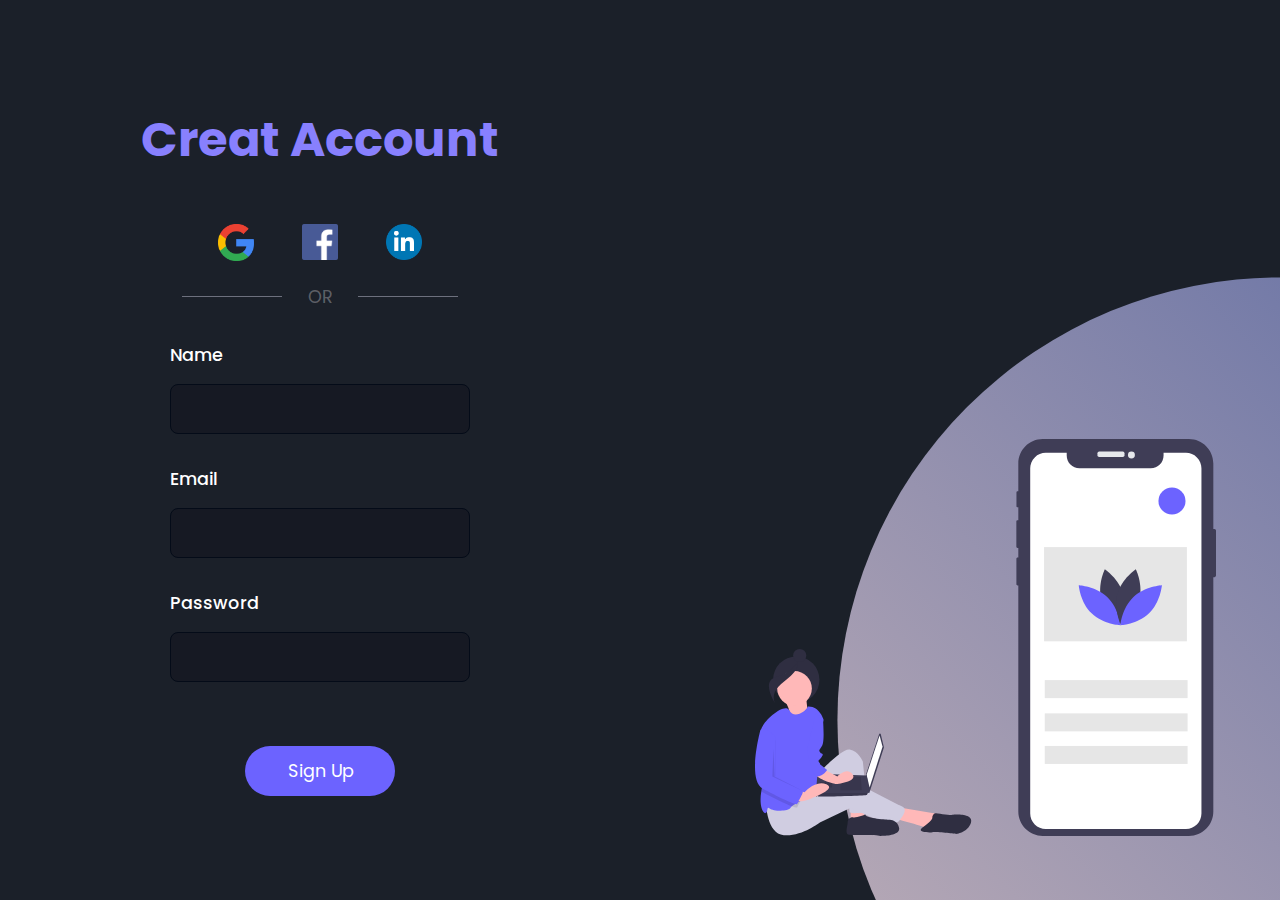
<file: Exercícios/formulario-02/index.html>
<!DOCTYPE html>
<html lang="pt-br">
<head>
    <meta charset="UTF-8">
    <meta http-equiv="X-UA-Compatible" content="IE=edge">
    <meta name="viewport" content="width=device-width, initial-scale=1.0">
    <title>Sing Up Form</title>
    <link rel="stylesheet" href="style.css">
</head>
    <body>
        <main>
            <h1>Creat Account</h1>
                <div class="social-media">
                    <a href="#">
                        <img src="images/google.png" alt="Google">
                    </a>
                    
                    <a href="#">
                        <img src="images/facebook.png" alt="Facebook">
                    </a>

                    <a href="#">
                        <img src="images/linkedin.png" alt="Linkedin">
                    </a>
                </div>

                <div class="alternative">
                    <span>OR</span>
                </div>
                    
                <form action="" class="dados">
                    <label for="name">
                        <span>Name</span>
                        <input type="text" id="name" name="name" required>
                    </label>

                    <label for="email">
                        <span>Email</span>
                        <input type="email" id="email" name="email" required>
                    </label>

                    <label for="password">
                        <span>Password</span>
                        <input type="password" id="password" name="password" required>
                    </label>

                    <input type="submit" id="submit" name="submit" value="Sign Up">

                </form>
        </main>
                <section class="images">
                    <img src="images/mobile.svg" alt="mobile">
                    <div class="circulo"></div>
                </section>
    </body>
</html>
</file>
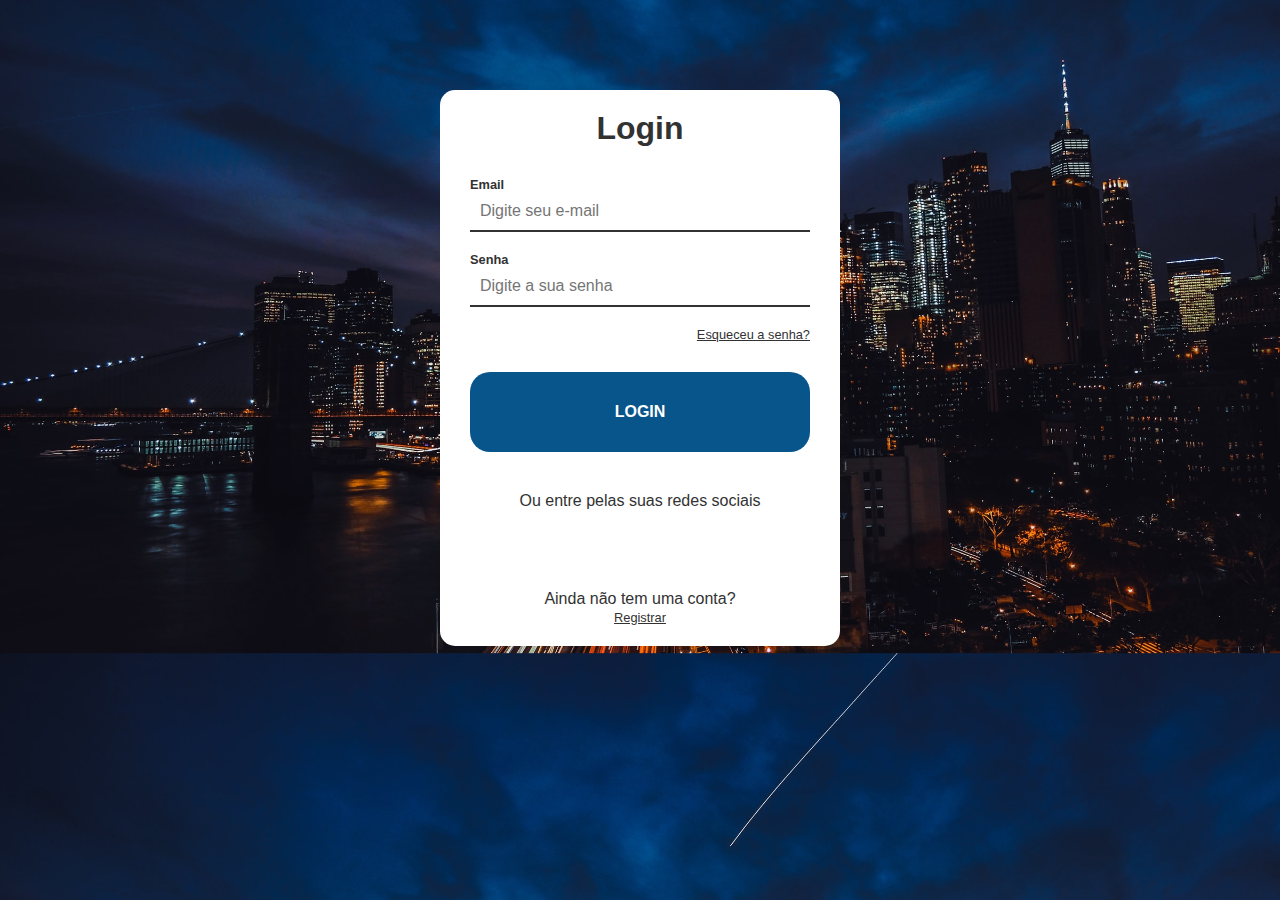
<file: Exercícios/formulario-03/index.html>
<!DOCTYPE html>
<html lang="pt--br">
<head>
    <meta charset="UTF-8">
    <meta http-equiv="X-UA-Compatible" content="IE=edge">
    <meta name="viewport" content="width=device-width, initial-scale=1.0">
    <title>Login</title>
    <link rel="stylesheet" href="https://cdn.es.gov.br/fonts/font-awesome/css/font-awesome.min.css">
    <link rel="stylesheet" href="css/style.css">
</head>
<body>
   
  <div id="login-container">
    <h1>Login</h1>
      <form action="">
        <label for="email">Email</label>
        <input type="email" name="email" id="email" placeholder="Digite seu e-mail" autocomplete="off">
        <label for="password">Senha</label>
        <input type="password" name="passowrd" id="password" placeholder="Digite a sua senha">
        <a href="#" id="forgot-pass">Esqueceu a senha?</a>
        <input type="submit" value="Login">
      </form>
  <div id="social-container">
      <p>Ou entre pelas suas redes sociais</p>
      <i class="fa fa-facebook-f"></i>
      <i class="fa fa-linkedin"></i>
</div>
    <div id="register-container">
        <p>Ainda não tem uma conta?</p>
        <a href="#">Registrar</a>
    </div>
</body>
</html>
</file>
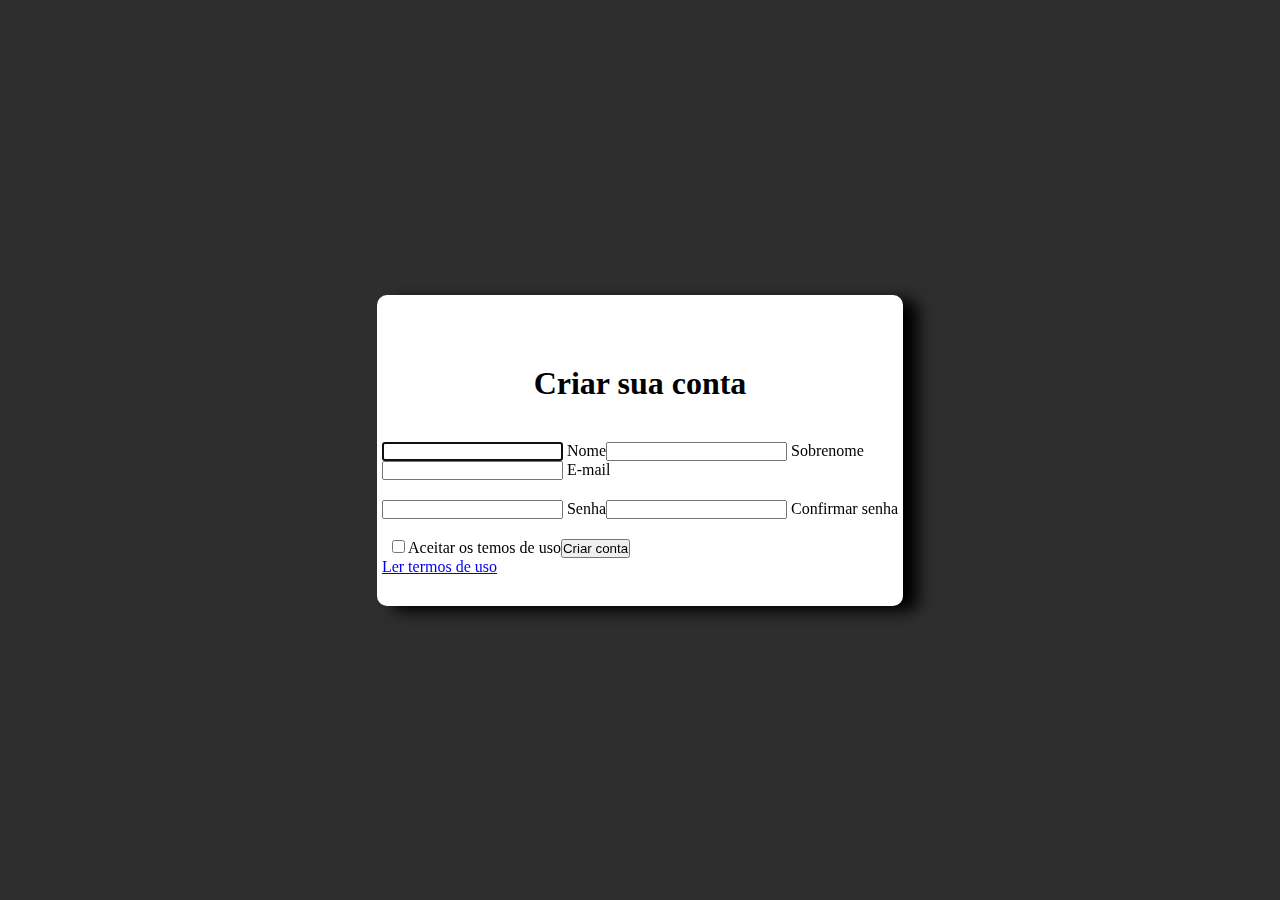
<file: Exercícios/formulario-04/index.html>
<!DOCTYPE html>
<html lang="pt-br">
<head>
    <meta charset="UTF-8">
    <meta http-equiv="X-UA-Compatible" content="IE=edge">
    <meta name="viewport" content="width=device-width, initial-scale=1.0">
    <title>Criar conta</title>
    <link rel="stylesheet" href="css/style.css">
</head>
<body>
    <section>
        <form action="#" method="post">
            <h1><strong>Criar sua conta</strong></h1>
            <fieldset>
                <div class="container">
                    <input type="text" required name="name" autofocus>
                    <label for="name">Nome</label>
                </div>
                <div class="container">
                    <input type="text" required name="sobrenome" autofocus>
                    <label for="sobrenome">Sobrenome</label>
                </div>
            </fieldset>
            <fieldset>
                <div class="container">
                    <input type="email" required name="email">
                    <label for="email">E-mail</label>
                </div>
            </fieldset>
            <fieldset>
                    <div class="container">
                    <input type="password" required name="password">
                    <label for="password">Senha</label>
                    </div>
                    <div class="container">
                        <input type="password" required name="confirm">
                        <label for="confirm"> Confirmar senha</label>
                    </div>
                </fieldset> 
                <fieldset>
                    <div id="check">
                        <input type="checkbox" required name="accept">
                        <label>Aceitar os temos de uso</label>
                    </div>
                    <button>Criar conta</button>
                </fieldset>
                <a href="#">Ler termos de uso</a>
        </form>
    </section>
</body>
</html>
</file>
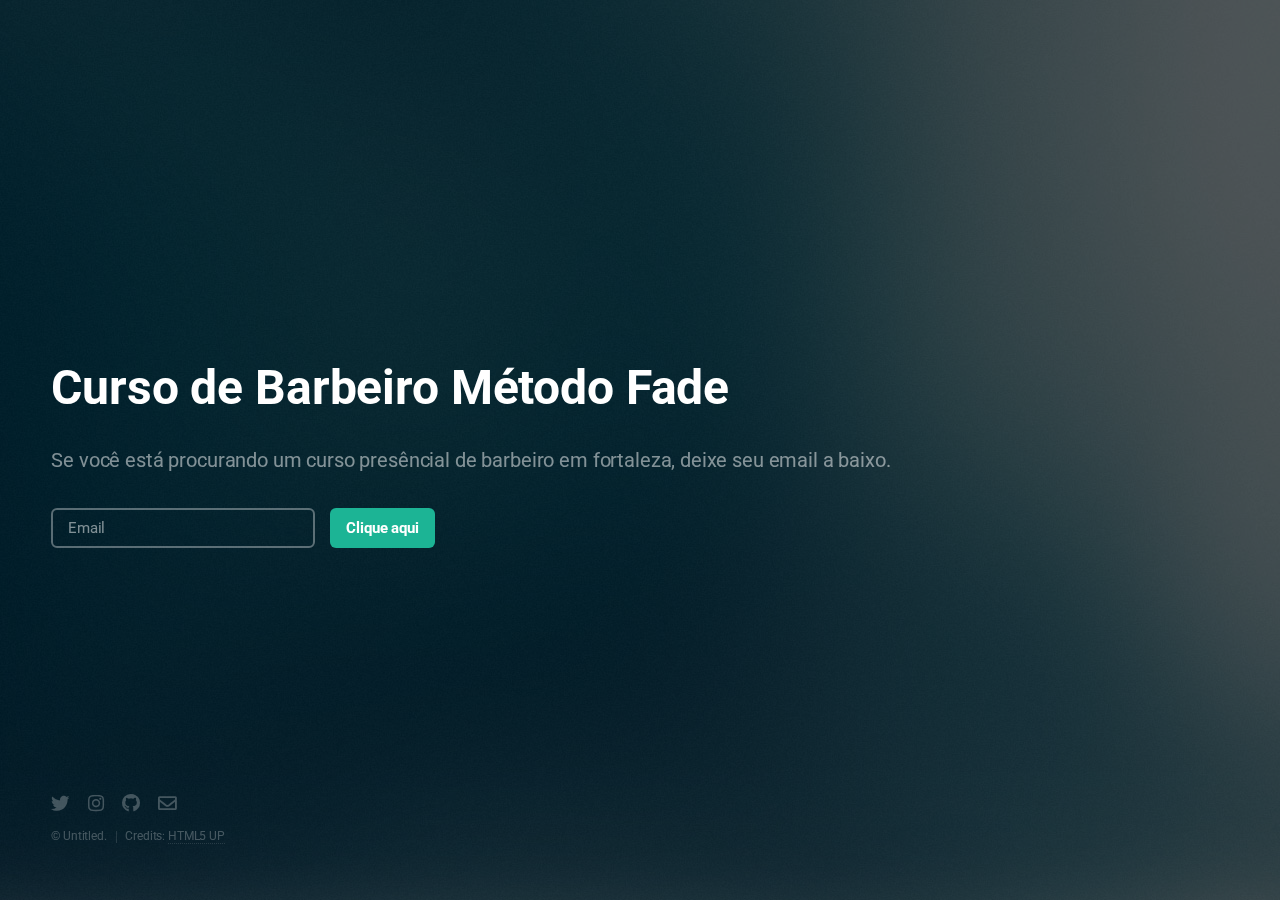
<file: Exercícios/HTML-UP/index.html>
<!DOCTYPE HTML>
<!--
	Eventually by HTML5 UP
	html5up.net | @ajlkn
	Free for personal and commercial use under the CCA 3.0 license (html5up.net/license)
-->
<html>
	<head>
		<title>Exercício</title>
		<meta charset="utf-8" />
		<meta name="viewport" content="width=device-width, initial-scale=1, user-scalable=no" />
		<link rel="stylesheet" href="assets/css/main.css" />
	</head>
	<body class="is-preload">

		<!-- Header -->
			<header id="header">
				<h1>Curso de Barbeiro Método Fade</h1>
				<p>Se você está procurando um curso presêncial de barbeiro em fortaleza, deixe seu email a baixo.</p>
			</header>

		<!-- Signup Form -->
			<form id="signup-form" method="post" action="#">
				<input type="email" name="email" id="email" placeholder="Email" />
				<input type="submit" value="Clique aqui" />
			</form>

		<!-- Footer -->
			<footer id="footer">
				<ul class="icons">
					<li><a href="#" class="icon brands fa-twitter"><span class="label">Twitter</span></a></li>
					<li><a href="#" class="icon brands fa-instagram"><span class="label">Instagram</span></a></li>
					<li><a href="#" class="icon brands fa-github"><span class="label">GitHub</span></a></li>
					<li><a href="#" class="icon fa-envelope"><span class="label">Email</span></a></li>
				</ul>
				<ul class="copyright">
					<li>&copy; Untitled.</li><li>Credits: <a href="http://html5up.net">HTML5 UP</a></li>
				</ul>
			</footer>

		<!-- Scripts -->
			<script src="assets/js/main.js"></script>

	</body>
</html>
</file>
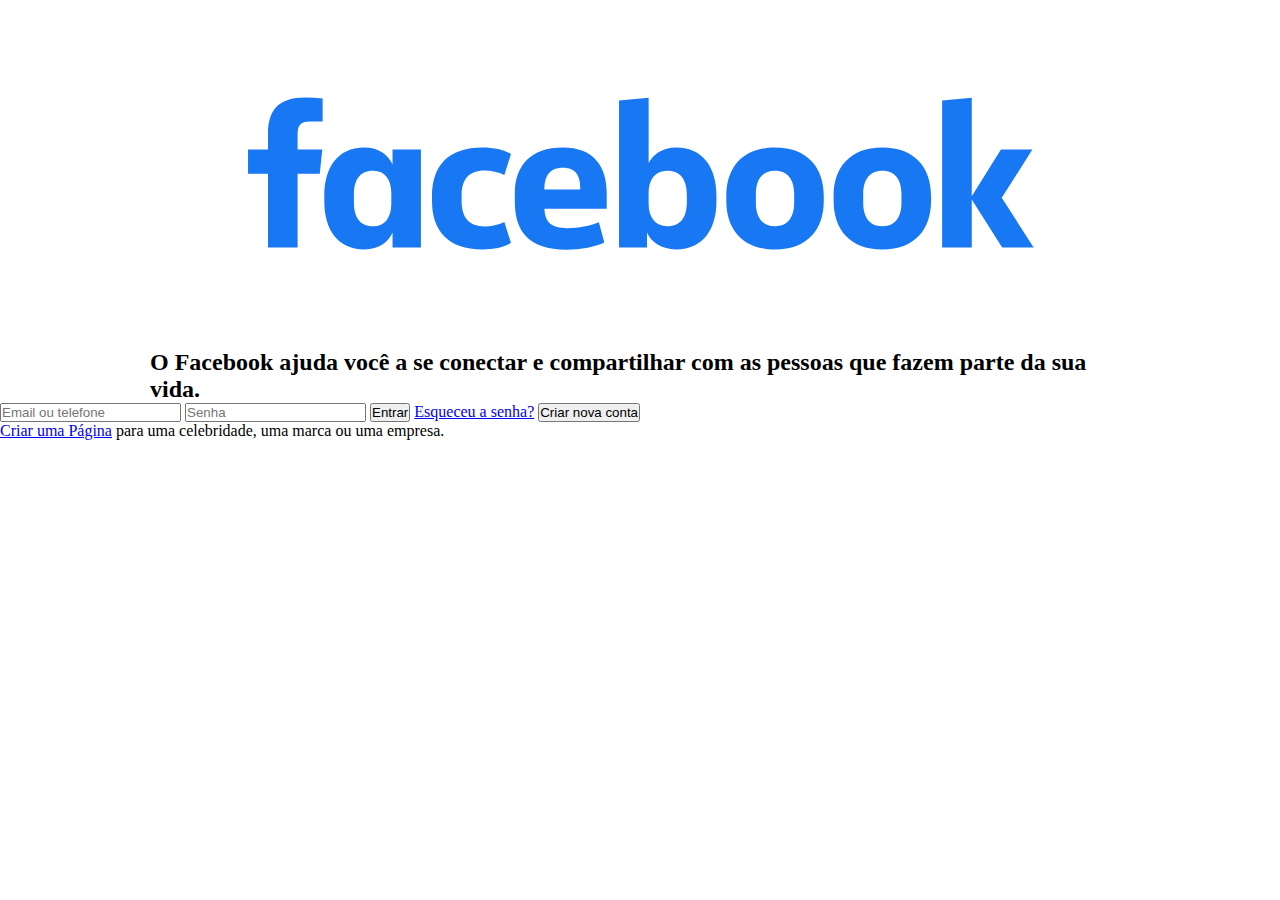
<file: Exercícios/Facebook/facebook.html>
<!DOCTYPE html>
<html lang="pt-br">
<head>
  <meta charset="UTF-8">
  <meta http-equiv="X-UA-Compatible" content="IE=edge">
  <meta name="viewport" content="width=device-width, initial-scale=1.0">
  <link rel="stylesheet" href="style.css">
  <title>Facebook Wesley</title>
</head>
<body>
    <div class="container">
      <div></div>
      <img src="./facebook1.svg" alt="facebook1">
      <h2>O Facebook ajuda você a se conectar e compartilhar com as pessoas que fazem parte da sua vida.</h2>
    </div>
    <form>
      <input type="text" placeholder="Email ou telefone">
      <input type="password" placeholder="Senha">
      <button>Entrar</button>
      <a href="#">Esqueceu a senha?</a>
      <button>Criar nova conta</button>
    </form>
    <p><a href="#">Criar uma Página</a> para uma celebridade, uma marca ou uma empresa.</p>
  </div>
</body>
</html>
</file>
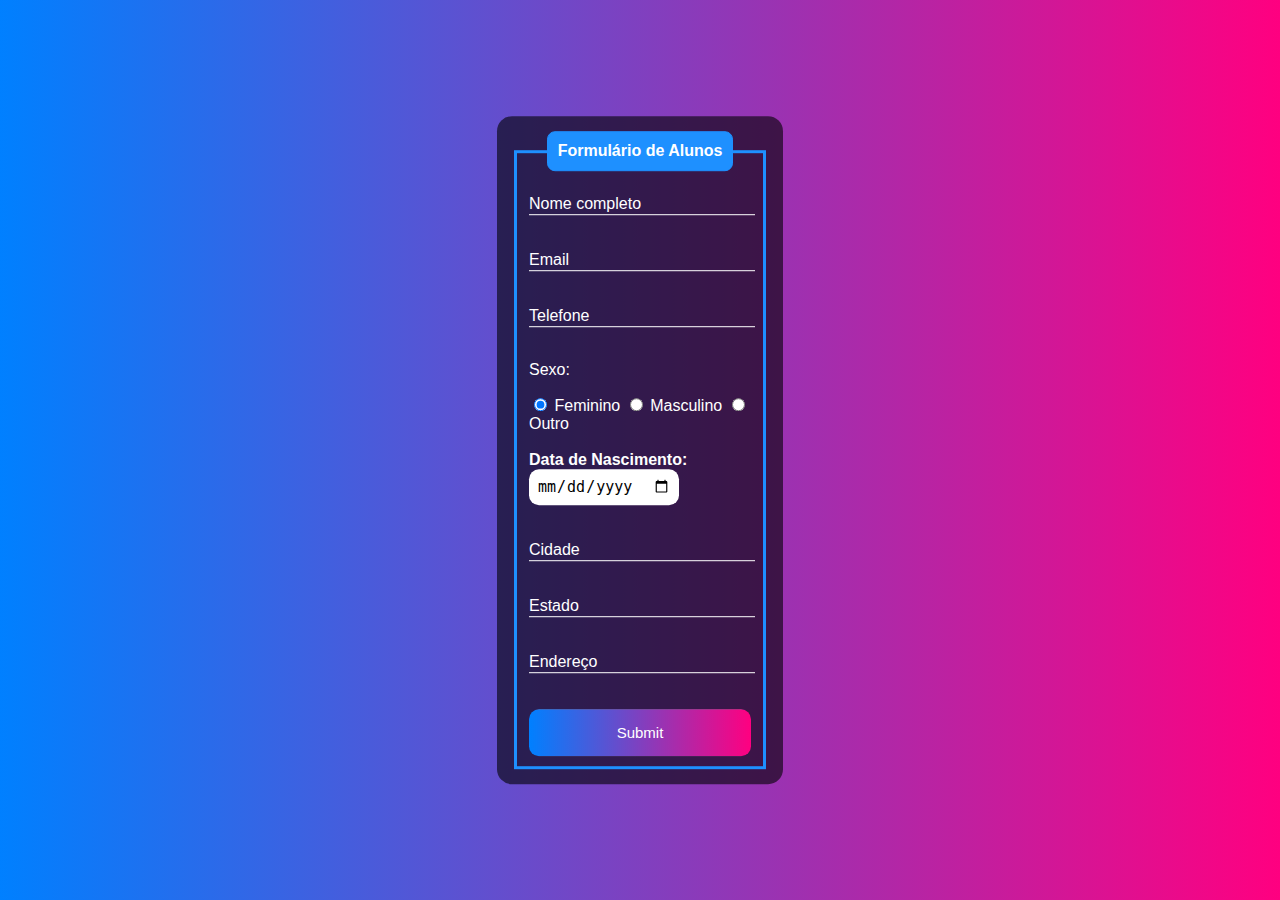
<file: Exercícios/formulario-01-alunos/formulario-alunos.html>
<!DOCTYPE html>
<html lang="en">
<head>
    <meta charset="UTF-8">
    <meta http-equiv="X-UA-Compatible" content="IE=edge">
    <meta name="viewport" content="width=device-width, initial-scale=1.0">
    <title>Formumlario | GN</title>
    <style>
        body{
            font-family: Arial, Helvetica, sans-serif;
            background-image: linear-gradient(to right, #0080ff, #ff0080);
        }
        .box{
            color: white;
            position: absolute;
            top: 50%;
            left: 50%;
            transform: translate(-50%, -50%);
            background-color: rgba(0, 0, 0, 0.6);
            padding: 15px;
            border-radius: 15px;
            width: 20%;
        }
        fieldset{
         border: 3px solid dodgerblue;
        }
        legend{
            border: 1px solid dodgerblue;
            padding: 10px;
            text-align: center;
            background-color: dodgerblue;
            border-radius: 8px;
        }
        .inputBox{
            position: relative;
        }
        .inputUser{
            background: none;
        border: none;
        border-bottom: 1px solid white;
        outline: none;
        color: white;
        font-size: 15px;
        width: 100%;
        letter-spacing: 2px;
        }
        .labelInput{
            position: absolute;
            top: 0px;
            left: 0px;
            pointer-events: none;
            transition: .5s;
        }
        .inputUser:focus ~ .labelInput,
        .inputUser:valid ~ .labelInput
        {
            top: -20px;
            font-size: 12px;
            color: dodgerblue;
        }
        .inputData{
            border: none;
            padding: 8px;
            border-radius: 10px;
            outline: none;
            font-size: 15px;
        }
        .inputSubmit{
            background-image: linear-gradient(to right, #0080ff, #ff0080);
            width: 100%;
            border: none;
            padding: 15px;
            color: white;
            font-size: 15px;
            cursor: pointer;
            border-radius: 10px;
        }
        .inputSubmit:hover{
            background-image: linear-gradient(to right, #ff0080, #0080ff );
        }
    </style>
</head>
<body>
    <div class="box">
        <form action="">
            <fieldset>
                <legend><b>Formulário de Alunos</b></legend>
                <br>
                <div class="inputBox">
                    <input type="text" name="nome" id="nome" class="inputUser" required>
                    <label for="nome" class="labelInput">Nome completo</label>
                </div>
                <br><br>
                <div class="inputBox">
                    <input type="email, text" name="email" id="email" class="inputUser" required>
                    <label for="nome" class="labelInput">Email</label>
                </div>
                <br><br>
                <div class="inputBox">
                    <input type="tel" name="telefone" id="telefone" class="inputUser" required>
                    <label for="telefone" class="labelInput">Telefone</label>
                </div>
                <br>
                    <p>Sexo:</p>
                    <input type="radio" id="feminino" name="genero" value="feminino" required checked>
                    <label for="feminino">Feminino</label>
                    <input type="radio" id="masculino" name="genero" value="masculino" required>
                    <label for="masculino">Masculino</label>
                    <input type="radio" id="outro" name="genero" value="outro" required>
                    <label for="outro">Outro</label>
                <br><br>
                <div>
                    <label for="data_nascimento"><b>Data de Nascimento:</b></label>
                    <input type="date" name="data_nascimento" id="data_nascimento" class="inputData" required>
                </div>
                <br><br>
                <div class="inputBox">
                    <input type="text" name="cidade" id="cidade" class="inputUser" required>
                    <label for="cidade" class="labelInput">Cidade</label>
                </div>
                <br><br>
                <div class="inputBox">
                    <input type="text" name="estado" id="estado" class="inputUser" required>
                    <label for="estado" class="labelInput">Estado</label>
                </div>
                <br><br>
                <div class="inputBox">
                    <input type="text" name="endereco" id="endereco" class="inputUser" required>
                    <label for="endereco" class="labelInput">Endereço</label>
                </div>
                <br><br>
                <input type="submit" name="submite" id="submit" class="inputSubmit">
            </fieldset>

        </form>
    </div>
</body>
</html>
</file>
<file: Exercícios/formulario-02/style.css>
@import url('https://fonts.googleapis.com/css2?family=Poppins:wght@100;200;300;400;500;600;700;800;900&display=swap');

* {
    margin: 0;
    padding: 0;
    border: 0;
    box-sizing: border-box;
    font-family: "Poppins";

}

body{
    background: #1b2029;
    color: white;
    font-weight: 500;
    display: flex;
    min-height: 100vh;
    min-width: 100vw;

}

main {
    width: 50vw;
    display: flex;
    flex-direction: column;
    align-items: center;
    justify-content: center;
    padding: 2rem 4rem;

}

main h1 {
    color: #8880FE;
    font-size: 3rem;
    margin-bottom: 3rem;
}

main .social-media img{
    margin-left: 3rem;
    width: 36px;
}

main .social-media a{
    text-decoration: none; 
}

main .social-media {
display: flex;
align-content: center;
}

main .social-media a:nth-child(1) img {
    margin-left: 0ch;
}

main .alternative {
    margin-top: 1rem;
}

main .alternative {
    font-size: 1.1rem;
    font-weight: 400;
    color: rgba(255, 255, 255, 0.3);
    position: relative;

}

main .alternative span::before, main .alternative span::after {
    position: absolute;
    content: '';
    height: 1px;
    width: 100px;
    bottom: 50%;
    right: 50px;
    background:  rgba(204, 204, 223, 0.466);

}
main .alternative span::after {
    left: 50px;
}

main form {
    display: flex;
    flex-direction: column;
    align-items: center;

}

main form label {
    display: flex;
    flex-direction: column;

}
main form label span {
    font-size: 1.1rem;
    margin-top: 2rem;
}

main form input {
    background: #161923;
    width: 300px;
    height: 50px;
    padding: 0 0.5rem;
    margin-top: 1rem;
    outline: none;
    color: rgba(166, 166, 166);
    font-size: 1rem;
    border: 1px solid #040b18;
    border-radius: 8px;
}

main form input[type="submit"] {
    cursor: pointer;
    width: 50%;
    margin-top: 4rem;
    border: none;
    border-radius: 32px;
    background: #6c63ff;
    color: white;
    font-size: 1.1rem;
    transition: all .3s ease-in-out;
}
main form input[type="submit"]:hover {
    background: #5952d4;
}

section.images {
    width: 50vw;
    display: flex;
    align-items: flex-end;
    justify-content: flex-end;
    padding: 4rem;
}

section.images img {
    width: 90%;
}

section.images .circulo{
    position: absolute;
    height: 100%;
    width: 100%;
    top: 0;
    left: 0;
    background: linear-gradient(45deg, #E8CBC0, #636FA4);
    clip-path: circle(40% at right 80%);
    z-index: -1;
}
</file>
<file: Exercícios/formulario-03/css/style.css>
/* geral */

* {
    margin: 0;
    padding: 0;
    box-sizing: border-box;
    font-family: Arial, Helvetica, sans-serif;
    color: #323232;
    border: none;
}

body {
    background-image: url("../img/background.jpg");
    background-size: cover;
    background-position-y: -200px;   
}

textarea:focus, input:focus {
    outline: none;
}

a, label {
    font-size: .8rem; /* 16* .8 = x */
}

a:hover {
    color: #08558b;
}

/* container login */

#login-container {
    background-color: #fff;
    width: 400px;
    margin-left: auto;
    margin-right: auto;
    padding: 20px 30px;
    margin-top: 10vh;
    border-radius: 15px;
    text-align: center;
}

/* formiulário */

form {
    margin-top: 30px;
    margin-bottom: 40px;
}

label, input {
    display: block;
    width: 100%;
    text-align: left;
}

label{
    font-weight: bold;
}

input{
    border-bottom: 2px solid #323232;
    padding: 10px;
    font-size: 1rem;
    margin-bottom: 20px;
}

input:focus {
    border-bottom: 2px solid #05088b;
}

#forgot-pass {
    text-align: right;
    display: block;
}

input[type=submit] {
    text-align: center;
    text-transform: uppercase;
    font-weight: bold;
    border: none;
    height: 80px;
    border-radius: 20px;
    margin-top: 30px;
    color: #fff;
    background-color: #08558b;
    cursor: pointer;
}
input[type=submit]:hover {
    background-color: #1b223c;
    transition: .5s;
}

/* redes socias */

#social-container, #social-container p {
    margin-bottom: 20px;
}

#social-container i {
    height: 40px;
    width: 40px;
    border-radius: 50%;
    line-height: 40px;
    color: white;
    margin: 5px;
    cursor: pointer;

}

.fa-facebook-f {
    background-color: #3b5998;
}
.fa-linkedin {
    background-color: #0077b5;
}

/* container registrar */

#gestir-container p {
    margin-bottom: 10px;
}
</file>
<file: Exercícios/formulario-04/css/style.css>
* {
    margin: 0;
    padding: 0%;
    box-sizing: border-box;
  
}

body {
    display: flex;
    align-items: center;
    justify-content: center;
    min-height: 100vh;
    background: #2e2e2e;
}

section {
    background: #fff;
    padding: 30px 5px;
    border-radius: 10px;
    box-shadow: 15px 5px 15px;
    max-width: 70vw;
}
section h1 {
    padding: 40px 10px;
    text-align: center;
}

fieldset {
    border: none;
}

fieldset:nth-child(2) {
    display: flex;
}

fieldset:nth-child(4) {
    display: flex;
    padding-top: 20px;
}

fieldset:nth-child(5) {
    display: flex;
    width: 100%;
    margin-top: 20px;
    padding: 0 10px;
}
</file>
<file: Exercícios/Facebook/style.css>
* {
    margin: 0;
    padding: 0%;
    box-sizing: border-box;
}
 
body {
    margin: 0;
    padding: 0;
}
.container {
    max-width: 980px;
    margin: 0 auto;
}
</file>
<file: Exercícios/HTML-UP/assets/css/main.css>
@import url(fontawesome-all.min.css);
@import url("https://fonts.googleapis.com/css?family=Roboto:400,700");
/*
	Eventually by HTML5 UP
	html5up.net | @ajlkn
	Free for personal and commercial use under the CCA 3.0 license (html5up.net/license)
*/
html, body, div, span, applet, object,
iframe, h1, h2, h3, h4, h5, h6, p, blockquote,
pre, a, abbr, acronym, address, big, cite,
code, del, dfn, em, img, ins, kbd, q, s, samp,
small, strike, strong, sub, sup, tt, var, b,
u, i, center, dl, dt, dd, ol, ul, li, fieldset,
form, label, legend, table, caption, tbody,
tfoot, thead, tr, th, td, article, aside,
canvas, details, embed, figure, figcaption,
footer, header, hgroup, menu, nav, output, ruby,
section, summary, time, mark, audio, video {
  margin: 0;
  padding: 0;
  border: 0;
  font-size: 100%;
  font: inherit;
  vertical-align: baseline; }

article, aside, details, figcaption, figure,
footer, header, hgroup, menu, nav, section {
  display: block; }

body {
  line-height: 1; }

ol, ul {
  list-style: none; }

blockquote, q {
  quotes: none; }
  blockquote:before, blockquote:after, q:before, q:after {
    content: '';
    content: none; }

table {
  border-collapse: collapse;
  border-spacing: 0; }

body {
  -webkit-text-size-adjust: none; }

mark {
  background-color: transparent;
  color: inherit; }

input::-moz-focus-inner {
  border: 0;
  padding: 0; }

input, select, textarea {
  -moz-appearance: none;
  -webkit-appearance: none;
  -ms-appearance: none;
  appearance: none; }

/* Basic */
@-ms-viewport {
  width: device-width; }

body {
  -ms-overflow-style: scrollbar; }

@media screen and (max-width: 480px) {
  html, body {
    min-width: 320px; } }

html {
  box-sizing: border-box; }

*, *:before, *:after {
  box-sizing: inherit; }

html, body {
  height: 100%;
  overflow-x: hidden;
  width: 100%; }
  @media screen and (max-height: 640px) {
    html, body {
      height: auto;
      min-height: 100%; } }

body {
  display: -moz-flex;
  display: -webkit-flex;
  display: -ms-flex;
  display: flex;
  -moz-flex-direction: column;
  -webkit-flex-direction: column;
  -ms-flex-direction: column;
  flex-direction: column;
  -moz-justify-content: center;
  -webkit-justify-content: center;
  -ms-justify-content: center;
  justify-content: center;
  background-color: #000;
  padding: 6em 4em 4em 4em; }
  body.is-preload *, body.is-preload *:before, body.is-preload *:after {
    -moz-animation: none !important;
    -webkit-animation: none !important;
    -ms-animation: none !important;
    animation: none !important;
    -moz-transition: none !important;
    -webkit-transition: none !important;
    -ms-transition: none !important;
    transition: none !important; }
  body > * {
    position: relative;
    z-index: 2; }
  @media screen and (max-width: 1680px) {
    body {
      padding: 6em 3.5em 3.5em 3.5em; } }
  @media screen and (max-width: 736px) {
    body {
      padding: 5em 2em 2em 2em; } }
  @media screen and (max-width: 360px) {
    body {
      padding: 5em 1.25em 1.25em 1.25em; } }

/* BG */
#bg {
  -moz-transition: opacity 2s ease-in-out;
  -webkit-transition: opacity 2s ease-in-out;
  -ms-transition: opacity 2s ease-in-out;
  transition: opacity 2s ease-in-out;
  height: 100%;
  left: 0;
  opacity: 0.375;
  position: fixed;
  top: 0;
  width: 100%;
  z-index: 1; }
  #bg div {
    -moz-transition: opacity 3s ease;
    -webkit-transition: opacity 3s ease;
    -ms-transition: opacity 3s ease;
    transition: opacity 3s ease;
    background-size: cover;
    height: 100%;
    left: 0;
    opacity: 0;
    position: absolute;
    top: 0;
    visibility: hidden;
    width: 150%; }
    #bg div.visible {
      -moz-animation: bg 45s linear infinite;
      -webkit-animation: bg 45s linear infinite;
      -ms-animation: bg 45s linear infinite;
      animation: bg 45s linear infinite;
      opacity: 1;
      visibility: visible;
      z-index: 1; }
      #bg div.visible.top {
        z-index: 2; }
      @media screen and (max-width: 1280px) {
        #bg div.visible {
          -moz-animation: bg 29.25s linear infinite;
          -webkit-animation: bg 29.25s linear infinite;
          -ms-animation: bg 29.25s linear infinite;
          animation: bg 29.25s linear infinite; } }
      @media screen and (max-width: 736px) {
        #bg div.visible {
          -moz-animation: bg 18s linear infinite;
          -webkit-animation: bg 18s linear infinite;
          -ms-animation: bg 18s linear infinite;
          animation: bg 18s linear infinite; } }
    #bg div:only-child {
      -moz-animation-direction: alternate !important;
      -webkit-animation-direction: alternate !important;
      -ms-animation-direction: alternate !important;
      animation-direction: alternate !important; }
  body.is-preload #bg {
    opacity: 0; }

@-moz-keyframes bg {
  0% {
    -moz-transform: translateX(0);
    -webkit-transform: translateX(0);
    -ms-transform: translateX(0);
    transform: translateX(0); }
  100% {
    -moz-transform: translateX(-25%);
    -webkit-transform: translateX(-25%);
    -ms-transform: translateX(-25%);
    transform: translateX(-25%); } }

@-webkit-keyframes bg {
  0% {
    -moz-transform: translateX(0);
    -webkit-transform: translateX(0);
    -ms-transform: translateX(0);
    transform: translateX(0); }
  100% {
    -moz-transform: translateX(-25%);
    -webkit-transform: translateX(-25%);
    -ms-transform: translateX(-25%);
    transform: translateX(-25%); } }

@-ms-keyframes bg {
  0% {
    -moz-transform: translateX(0);
    -webkit-transform: translateX(0);
    -ms-transform: translateX(0);
    transform: translateX(0); }
  100% {
    -moz-transform: translateX(-25%);
    -webkit-transform: translateX(-25%);
    -ms-transform: translateX(-25%);
    transform: translateX(-25%); } }

@keyframes bg {
  0% {
    -moz-transform: translateX(0);
    -webkit-transform: translateX(0);
    -ms-transform: translateX(0);
    transform: translateX(0); }
  100% {
    -moz-transform: translateX(-25%);
    -webkit-transform: translateX(-25%);
    -ms-transform: translateX(-25%);
    transform: translateX(-25%); } }

/* Type */
body, input, select, textarea {
  color: rgba(255, 255, 255, 0.75);
  font-family: "Roboto", sans-serif;
  font-size: 16pt;
  font-weight: 400;
  letter-spacing: -0.01em;
  line-height: 1.65em; }
  @media screen and (max-width: 1680px) {
    body, input, select, textarea {
      font-size: 12pt; } }
  @media screen and (max-width: 1280px) {
    body, input, select, textarea {
      font-size: 11pt; } }
  @media screen and (max-width: 980px) {
    body, input, select, textarea {
      font-size: 12pt; } }
  @media screen and (max-width: 736px) {
    body, input, select, textarea {
      font-size: 12pt; } }
  @media screen and (max-width: 480px) {
    body, input, select, textarea {
      font-size: 12pt; } }

a {
  -moz-transition: border-bottom-color 0.2s ease, color 0.2s ease;
  -webkit-transition: border-bottom-color 0.2s ease, color 0.2s ease;
  -ms-transition: border-bottom-color 0.2s ease, color 0.2s ease;
  transition: border-bottom-color 0.2s ease, color 0.2s ease;
  border-bottom: dotted 1px rgba(255, 255, 255, 0.25);
  color: #1cb495;
  text-decoration: none; }
  a:hover {
    border-bottom-color: transparent;
    color: #1cb495 !important;
    text-decoration: none; }

strong, b {
  color: #fff;
  font-weight: 700; }

em, i {
  font-style: italic; }

p {
  margin: 0 0 2em 0; }

h1, h2, h3, h4, h5, h6 {
  color: #fff;
  font-weight: 700;
  line-height: 1em;
  margin: 0 0 1em 0; }
  h1 a, h2 a, h3 a, h4 a, h5 a, h6 a {
    color: inherit;
    text-decoration: none; }

h1 {
  font-size: 2.5em;
  line-height: 1.25em; }

h2 {
  font-size: 1.75em;
  line-height: 1.5em; }

h3 {
  font-size: 1.35em;
  line-height: 1.5em; }

h4 {
  font-size: 1.1em;
  line-height: 1.5em; }

h5 {
  font-size: 0.9em;
  line-height: 1.5em; }

h6 {
  font-size: 0.7em;
  line-height: 1.5em; }

sub {
  font-size: 0.8em;
  position: relative;
  top: 0.5em; }

sup {
  font-size: 0.8em;
  position: relative;
  top: -0.5em; }

blockquote {
  border-left: solid 8px rgba(255, 255, 255, 0.35);
  font-style: italic;
  margin: 0 0 2em 0;
  padding: 0.5em 0 0.5em 2em; }

code {
  background: rgba(255, 255, 255, 0.125);
  border-radius: 6px;
  border: solid 2px rgba(255, 255, 255, 0.35);
  font-family: "Courier New", monospace;
  font-size: 0.9em;
  margin: 0 0.25em;
  padding: 0.25em 0.65em; }

pre {
  -webkit-overflow-scrolling: touch;
  font-family: "Courier New", monospace;
  font-size: 0.9em;
  margin: 0 0 2em 0; }
  pre code {
    display: block;
    line-height: 1.75em;
    padding: 1em 1.5em;
    overflow-x: auto; }

hr {
  border: 0;
  border-bottom: solid 2px rgba(255, 255, 255, 0.35);
  margin: 2em 0; }
  hr.major {
    margin: 3em 0; }

/* Section/Article */
section.special, article.special {
  text-align: center; }

header p {
  color: rgba(255, 255, 255, 0.5);
  position: relative;
  margin: 0 0 1.5em 0; }

header h2 + p {
  font-size: 1.25em;
  margin-top: -1em;
  line-height: 1.5em; }

header h3 + p {
  font-size: 1.1em;
  margin-top: -0.8em;
  line-height: 1.5em; }

header h4 + p,
header h5 + p,
header h6 + p {
  font-size: 0.9em;
  margin-top: -0.6em;
  line-height: 1.5em; }

@media screen and (max-width: 980px) {
  header br {
    display: none; } }

@media screen and (max-width: 736px) {
  header br {
    display: inline; } }

@media screen and (max-width: 480px) {
  header br {
    display: none; } }

/* Icon */
.icon {
  text-decoration: none;
  border-bottom: none;
  position: relative; }
  .icon:before {
    -moz-osx-font-smoothing: grayscale;
    -webkit-font-smoothing: antialiased;
    display: inline-block;
    font-style: normal;
    font-variant: normal;
    text-rendering: auto;
    line-height: 1;
    text-transform: none !important;
    font-family: 'Font Awesome 5 Free';
    font-weight: 400; }
  .icon > .label {
    display: none; }
  .icon:before {
    line-height: inherit; }
  .icon.solid:before {
    font-weight: 900; }
  .icon.brands:before {
    font-family: 'Font Awesome 5 Brands'; }

/* List */
ol {
  list-style: decimal;
  margin: 0 0 2em 0;
  padding-left: 1.25em; }
  ol li {
    padding-left: 0.25em; }

ul {
  list-style: disc;
  margin: 0 0 2em 0;
  padding-left: 1em; }
  ul li {
    padding-left: 0.5em; }

/* Icons */
ul.icons {
  cursor: default;
  list-style: none;
  padding-left: 0; }
  ul.icons li {
    display: inline-block;
    padding: 0 1em 0 0; }
    ul.icons li:last-child {
      padding-right: 0; }
    ul.icons li .icon:before {
      font-size: 1.25em; }
    ul.icons li a {
      color: inherit; }

/* Form */
form {
  margin: 0 0 2em 0; }
  form .message {
    text-decoration: none;
    -moz-transition: opacity 0.2s ease-in-out, -moz-transform 0.2s ease-in-out;
    -webkit-transition: opacity 0.2s ease-in-out, -webkit-transform 0.2s ease-in-out;
    -ms-transition: opacity 0.2s ease-in-out, -ms-transform 0.2s ease-in-out;
    transition: opacity 0.2s ease-in-out, transform 0.2s ease-in-out;
    -moz-transform: scale(1.05);
    -webkit-transform: scale(1.05);
    -ms-transform: scale(1.05);
    transform: scale(1.05);
    height: 2.75em;
    line-height: 2.75em;
    opacity: 0; }
    form .message:before {
      -moz-osx-font-smoothing: grayscale;
      -webkit-font-smoothing: antialiased;
      display: inline-block;
      font-style: normal;
      font-variant: normal;
      text-rendering: auto;
      line-height: 1;
      text-transform: none !important;
      font-family: 'Font Awesome 5 Free';
      font-weight: 900; }
    form .message:before {
      margin-right: 0.5em; }
    form .message.visible {
      -moz-transform: scale(1);
      -webkit-transform: scale(1);
      -ms-transform: scale(1);
      transform: scale(1);
      opacity: 1; }
    form .message.success {
      color: #1cb495; }
      form .message.success:before {
        content: '\f00c'; }
    form .message.failure {
      color: #ff2361; }
      form .message.failure:before {
        content: '\f119'; }

label {
  color: #fff;
  display: block;
  font-size: 0.9em;
  font-weight: 700;
  margin: 0 0 1em 0; }

@-moz-keyframes focus {
  0% {
    -moz-transform: scale(1);
    -webkit-transform: scale(1);
    -ms-transform: scale(1);
    transform: scale(1); }
  50% {
    -moz-transform: scale(1.025);
    -webkit-transform: scale(1.025);
    -ms-transform: scale(1.025);
    transform: scale(1.025); }
  100% {
    -moz-transform: scale(1);
    -webkit-transform: scale(1);
    -ms-transform: scale(1);
    transform: scale(1); } }

@-webkit-keyframes focus {
  0% {
    -moz-transform: scale(1);
    -webkit-transform: scale(1);
    -ms-transform: scale(1);
    transform: scale(1); }
  50% {
    -moz-transform: scale(1.025);
    -webkit-transform: scale(1.025);
    -ms-transform: scale(1.025);
    transform: scale(1.025); }
  100% {
    -moz-transform: scale(1);
    -webkit-transform: scale(1);
    -ms-transform: scale(1);
    transform: scale(1); } }

@-ms-keyframes focus {
  0% {
    -moz-transform: scale(1);
    -webkit-transform: scale(1);
    -ms-transform: scale(1);
    transform: scale(1); }
  50% {
    -moz-transform: scale(1.025);
    -webkit-transform: scale(1.025);
    -ms-transform: scale(1.025);
    transform: scale(1.025); }
  100% {
    -moz-transform: scale(1);
    -webkit-transform: scale(1);
    -ms-transform: scale(1);
    transform: scale(1); } }

@keyframes focus {
  0% {
    -moz-transform: scale(1);
    -webkit-transform: scale(1);
    -ms-transform: scale(1);
    transform: scale(1); }
  50% {
    -moz-transform: scale(1.025);
    -webkit-transform: scale(1.025);
    -ms-transform: scale(1.025);
    transform: scale(1.025); }
  100% {
    -moz-transform: scale(1);
    -webkit-transform: scale(1);
    -ms-transform: scale(1);
    transform: scale(1); } }

input[type="text"],
input[type="password"],
input[type="email"],
select,
textarea {
  -moz-appearance: none;
  -webkit-appearance: none;
  -ms-appearance: none;
  appearance: none;
  -moz-transform: scale(1);
  -webkit-transform: scale(1);
  -ms-transform: scale(1);
  transform: scale(1);
  -moz-transition: border-color 0.2s ease, background-color 0.2s ease;
  -webkit-transition: border-color 0.2s ease, background-color 0.2s ease;
  -ms-transition: border-color 0.2s ease, background-color 0.2s ease;
  transition: border-color 0.2s ease, background-color 0.2s ease;
  background-color: transparent;
  border-radius: 6px;
  border: none;
  border: solid 2px rgba(255, 255, 255, 0.35);
  color: inherit;
  display: block;
  outline: 0;
  padding: 0 1em;
  text-decoration: none;
  width: 100%; }
  input[type="text"]:invalid,
  input[type="password"]:invalid,
  input[type="email"]:invalid,
  select:invalid,
  textarea:invalid {
    box-shadow: none; }
  input[type="text"]:focus,
  input[type="password"]:focus,
  input[type="email"]:focus,
  select:focus,
  textarea:focus {
    -moz-animation: focus 0.1s;
    -webkit-animation: focus 0.1s;
    -ms-animation: focus 0.1s;
    animation: focus 0.1s;
    background-color: rgba(255, 255, 255, 0.125);
    border-color: #1cb495; }

select {
  background-image: url("data:image/svg+xml;charset=utf8,%3Csvg xmlns='http://www.w3.org/2000/svg' width='40' height='40' preserveAspectRatio='none' viewBox='0 0 40 40'%3E%3Cpath d='M9.4,12.3l10.4,10.4l10.4-10.4c0.2-0.2,0.5-0.4,0.9-0.4c0.3,0,0.6,0.1,0.9,0.4l3.3,3.3c0.2,0.2,0.4,0.5,0.4,0.9 c0,0.4-0.1,0.6-0.4,0.9L20.7,31.9c-0.2,0.2-0.5,0.4-0.9,0.4c-0.3,0-0.6-0.1-0.9-0.4L4.3,17.3c-0.2-0.2-0.4-0.5-0.4-0.9 c0-0.4,0.1-0.6,0.4-0.9l3.3-3.3c0.2-0.2,0.5-0.4,0.9-0.4S9.1,12.1,9.4,12.3z' fill='rgba(255, 255, 255, 0.35)' /%3E%3C/svg%3E");
  background-size: 1.25rem;
  background-repeat: no-repeat;
  background-position: calc(100% - 1rem) center;
  height: 2.75em;
  padding-right: 2.75em;
  text-overflow: ellipsis; }
  select option {
    color: #fff;
    background: #000; }
  select:focus::-ms-value {
    background-color: transparent; }
  select::-ms-expand {
    display: none; }

input[type="text"],
input[type="password"],
input[type="email"],
select {
  height: 2.75em; }

textarea {
  padding: 0.75em 1em; }

input[type="checkbox"],
input[type="radio"] {
  -moz-appearance: none;
  -webkit-appearance: none;
  -ms-appearance: none;
  appearance: none;
  display: block;
  float: left;
  margin-right: -2em;
  opacity: 0;
  width: 1em;
  z-index: -1; }
  input[type="checkbox"] + label,
  input[type="radio"] + label {
    text-decoration: none;
    color: rgba(255, 255, 255, 0.75);
    cursor: pointer;
    display: inline-block;
    font-size: 1em;
    font-weight: 400;
    padding-left: 2.4em;
    padding-right: 0.75em;
    position: relative; }
    input[type="checkbox"] + label:before,
    input[type="radio"] + label:before {
      -moz-osx-font-smoothing: grayscale;
      -webkit-font-smoothing: antialiased;
      display: inline-block;
      font-style: normal;
      font-variant: normal;
      text-rendering: auto;
      line-height: 1;
      text-transform: none !important;
      font-family: 'Font Awesome 5 Free';
      font-weight: 900; }
    input[type="checkbox"] + label:before,
    input[type="radio"] + label:before {
      background: rgba(255, 255, 255, 0.125);
      border-radius: 6px;
      border: solid 2px rgba(255, 255, 255, 0.35);
      content: '';
      display: inline-block;
      font-size: 0.8em;
      height: 1.65em;
      left: 0;
      line-height: 1.65em;
      position: absolute;
      text-align: center;
      top: 0;
      width: 1.65em; }
  input[type="checkbox"]:checked + label:before,
  input[type="radio"]:checked + label:before {
    background: #1cb495;
    border-color: #1cb495;
    color: #ffffff;
    content: '\f00c'; }
  input[type="checkbox"]:focus + label:before,
  input[type="radio"]:focus + label:before {
    border-color: #1cb495;
    box-shadow: 0 0 0 2px #1cb495; }

input[type="checkbox"] + label:before {
  border-radius: 6px; }

input[type="radio"] + label:before {
  border-radius: 100%; }

::-webkit-input-placeholder {
  color: rgba(255, 255, 255, 0.5) !important;
  opacity: 1.0; }

:-moz-placeholder {
  color: rgba(255, 255, 255, 0.5) !important;
  opacity: 1.0; }

::-moz-placeholder {
  color: rgba(255, 255, 255, 0.5) !important;
  opacity: 1.0; }

:-ms-input-placeholder {
  color: rgba(255, 255, 255, 0.5) !important;
  opacity: 1.0; }

.formerize-placeholder {
  color: rgba(255, 255, 255, 0.5) !important;
  opacity: 1.0; }

/* Button */
input[type="submit"],
input[type="reset"],
input[type="button"],
button,
.button {
  -moz-appearance: none;
  -webkit-appearance: none;
  -ms-appearance: none;
  appearance: none;
  -moz-transition: background-color 0.2s ease-in-out, color 0.2s ease-in-out, opacity 0.2s ease-in-out;
  -webkit-transition: background-color 0.2s ease-in-out, color 0.2s ease-in-out, opacity 0.2s ease-in-out;
  -ms-transition: background-color 0.2s ease-in-out, color 0.2s ease-in-out, opacity 0.2s ease-in-out;
  transition: background-color 0.2s ease-in-out, color 0.2s ease-in-out, opacity 0.2s ease-in-out;
  background-color: #1cb495;
  border-radius: 6px;
  border: 0;
  color: #ffffff !important;
  cursor: pointer;
  display: inline-block;
  font-weight: 700;
  height: 2.75em;
  line-height: 2.75em;
  padding: 0 1.125em;
  text-align: center;
  text-decoration: none;
  white-space: nowrap; }
  input[type="submit"]:hover,
  input[type="reset"]:hover,
  input[type="button"]:hover,
  button:hover,
  .button:hover {
    background-color: #1fcaa7; }
  input[type="submit"]:active,
  input[type="reset"]:active,
  input[type="button"]:active,
  button:active,
  .button:active {
    background-color: #199e83; }
  input[type="submit"].disabled, input[type="submit"]:disabled,
  input[type="reset"].disabled,
  input[type="reset"]:disabled,
  input[type="button"].disabled,
  input[type="button"]:disabled,
  button.disabled,
  button:disabled,
  .button.disabled,
  .button:disabled {
    opacity: 0.5; }
  @media screen and (max-width: 480px) {
    input[type="submit"],
    input[type="reset"],
    input[type="button"],
    button,
    .button {
      padding: 0; } }

/* Header */
#header h1 {
  font-size: 3.25em;
  margin: 0 0 0.55em 0; }

#header p {
  font-size: 1.35em;
  line-height: 1.65em; }

#header a {
  color: inherit; }

@media screen and (max-width: 736px) {
  #header h1 {
    font-size: 2em; }
  #header p {
    font-size: 1em; } }

@media screen and (max-width: 480px) {
  #header {
    margin: 0 0 1em 0; } }

/* Signup Form */
#signup-form {
  display: -moz-flex;
  display: -webkit-flex;
  display: -ms-flex;
  display: flex;
  position: relative; }
  #signup-form input[type="text"],
  #signup-form input[type="password"],
  #signup-form input[type="email"] {
    width: 18em; }
  #signup-form > * {
    margin: 0 0 0 1em; }
  #signup-form > :first-child {
    margin: 0 0 0 0; }
  @media screen and (max-width: 480px) {
    #signup-form {
      -moz-flex-direction: column;
      -webkit-flex-direction: column;
      -ms-flex-direction: column;
      flex-direction: column; }
      #signup-form input[type="type"],
      #signup-form input[type="password"],
      #signup-form input[type="email"] {
        width: 100%; }
      #signup-form > * {
        margin: 1.25em 0 0 0; }
      #signup-form .message {
        bottom: -1.5em;
        font-size: 0.9em;
        height: 1em;
        left: 0;
        line-height: inherit;
        margin-top: 0;
        position: absolute; } }

/* Footer */
#footer {
  -moz-transition: opacity 0.5s ease-in-out;
  -webkit-transition: opacity 0.5s ease-in-out;
  -ms-transition: opacity 0.5s ease-in-out;
  transition: opacity 0.5s ease-in-out;
  bottom: 4em;
  color: rgba(255, 255, 255, 0.5);
  left: 4em;
  opacity: 0.5;
  position: absolute; }
  #footer .icons {
    margin: 0 0 0.5em 0; }
  #footer .copyright {
    font-size: 0.8em;
    list-style: none;
    padding: 0; }
    #footer .copyright li {
      border-left: solid 1px rgba(255, 255, 255, 0.25);
      display: inline-block;
      line-height: 1em;
      margin: 0 0 0 0.75em;
      padding: 0 0 0 0.75em; }
      #footer .copyright li:first-child {
        border-left: 0;
        margin-left: 0;
        padding-left: 0; }
    #footer .copyright a {
      color: inherit; }
  #footer:hover {
    opacity: 1; }
  #footer > :last-child {
    margin-bottom: 0; }
  @media screen and (max-width: 1680px) {
    #footer {
      bottom: 3.5em;
      left: 3.5em; } }
  @media screen and (max-width: 736px) {
    #footer {
      bottom: 2em;
      left: 2em; } }
  @media screen and (max-width: 360px) {
    #footer {
      bottom: 1.25em;
      left: 1.25em; } }
  @media screen and (max-height: 640px) {
    #footer {
      bottom: auto;
      left: auto;
      margin: 1em 0 0 0;
      position: relative; } }
</file>
